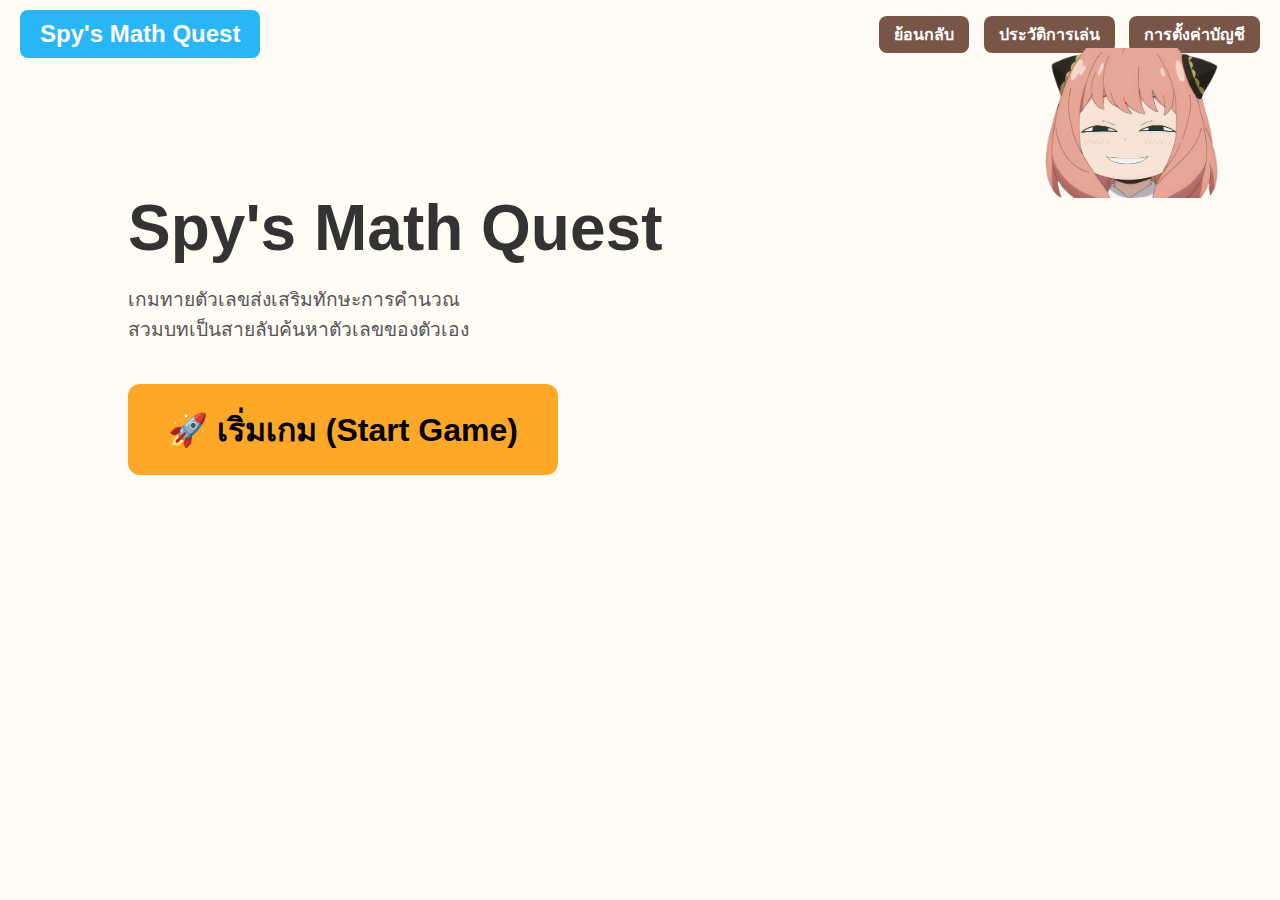
<file: Spy Math game/index.html>
<!DOCTYPE html>
<html lang="th">
<head>
    <meta charset="UTF-8">
    <meta name="viewport" content="width=device-width, initial-scale=1.0">
    <title>Spy's Math Quest</title>
    <link rel="stylesheet" href="style.css"> </head>
<body>

    <header>
        <div class="logo-title">Spy's Math Quest</div>
        <nav>
            <a href="#" class="nav-button">ย้อนกลับ</a>
            <a href="#" class="nav-button">ประวัติการเล่น</a>
            <a href="#" class="nav-button">การตั้งค่าบัญชี</a>
        </nav>
    </header>

    <main>
        <img src="images/spy-character.png" alt="Spy Character" class="spy-character">
        <div class="menu-content">
            <h1>Spy's Math Quest</h1>
            <p>เกมทายตัวเลขส่งเสริมทักษะการคำนวณ<br>สวมบทเป็นสายลับค้นหาตัวเลขของตัวเอง</p>
            
            <button id="startButton">🚀 เริ่มเกม (Start Game)</button>
        </div>
    </main>

    <script src="script.js"></script> 
</body>
</html>
</file>
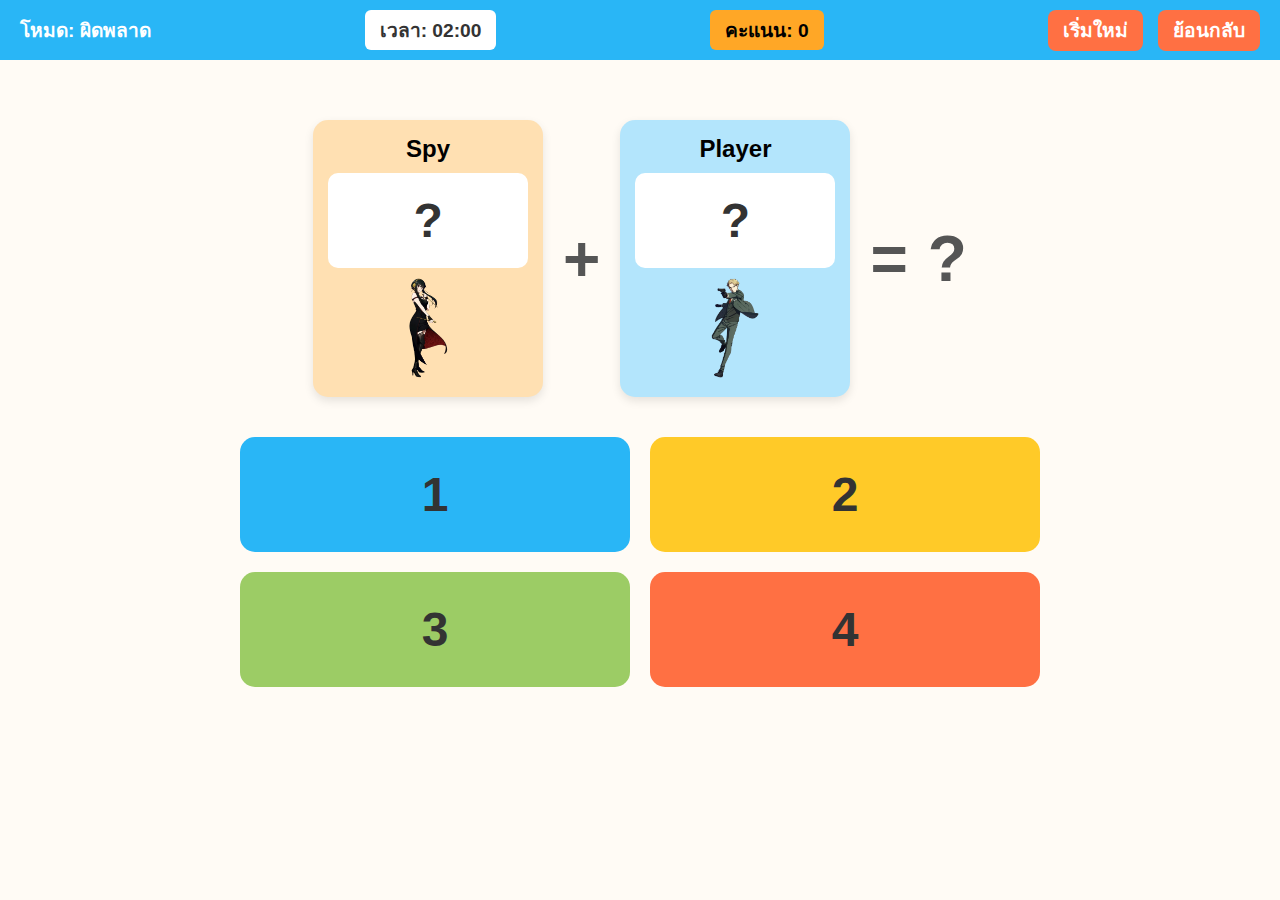
<file: Spy Math game/game.html>
<!DOCTYPE html>
<html lang="th">
<head>
    <meta charset="UTF-8">
    <meta name="viewport" content="width=device-width, initial-scale=1.0">
    <title>เล่นเกม - Spy's Math Quest</title>
    <link rel="stylesheet" href="style.css"> </head>
<body>

    <div class="game-info-bar">
        <div class="mode-display">
            โหมด: <span id="mode-text">กำลังโหลด...</span>
        </div>
        <div class="timer">
            เวลา: <span id="timer-display">02:00</span>
        </div>
        <div class="score">
            คะแนน: <span id="score-display">0</span>
        </div>
        <div class="game-controls">
            <a href="select-mode.html" class="nav-button">เริ่มใหม่</a>
            <a href="index.html" class="nav-button">ย้อนกลับ</a>
        </div>
    </div>

    <main class="game-container">
        <div class="problem-container">
            
            <div class="spy-card orange">
                <h3>Spy</h3>
                <div class="number-box" id="problem-num1">?</div>
                <img src="images/spy-orange.png" alt="Spy Orange" class="spy-avatar">
            </div>

            <div class="operator-display" id="problem-operator">+</div>

            <div class="spy-card blue">
                <h3>Player</h3>
                <div class="number-box" id="problem-num2">?</div>
                <img src="images/spy-blue.png" alt="Spy Blue" class="spy-avatar">
            </div>

            <div class="equals-sign">=</div>
            <div class="equals-sign">?</div> </div>

        <div class="answer-grid">
            <button class="answer-button" id="btn-0">1</button>
            <button class="answer-button" id="btn-1">2</button>
            <button class="answer-button" id="btn-2">3</button>
            <button class="answer-button" id="btn-3">4</button>
        </div>
    </main>

    <script src="game.js"></script>
</body>

</html>
</file>
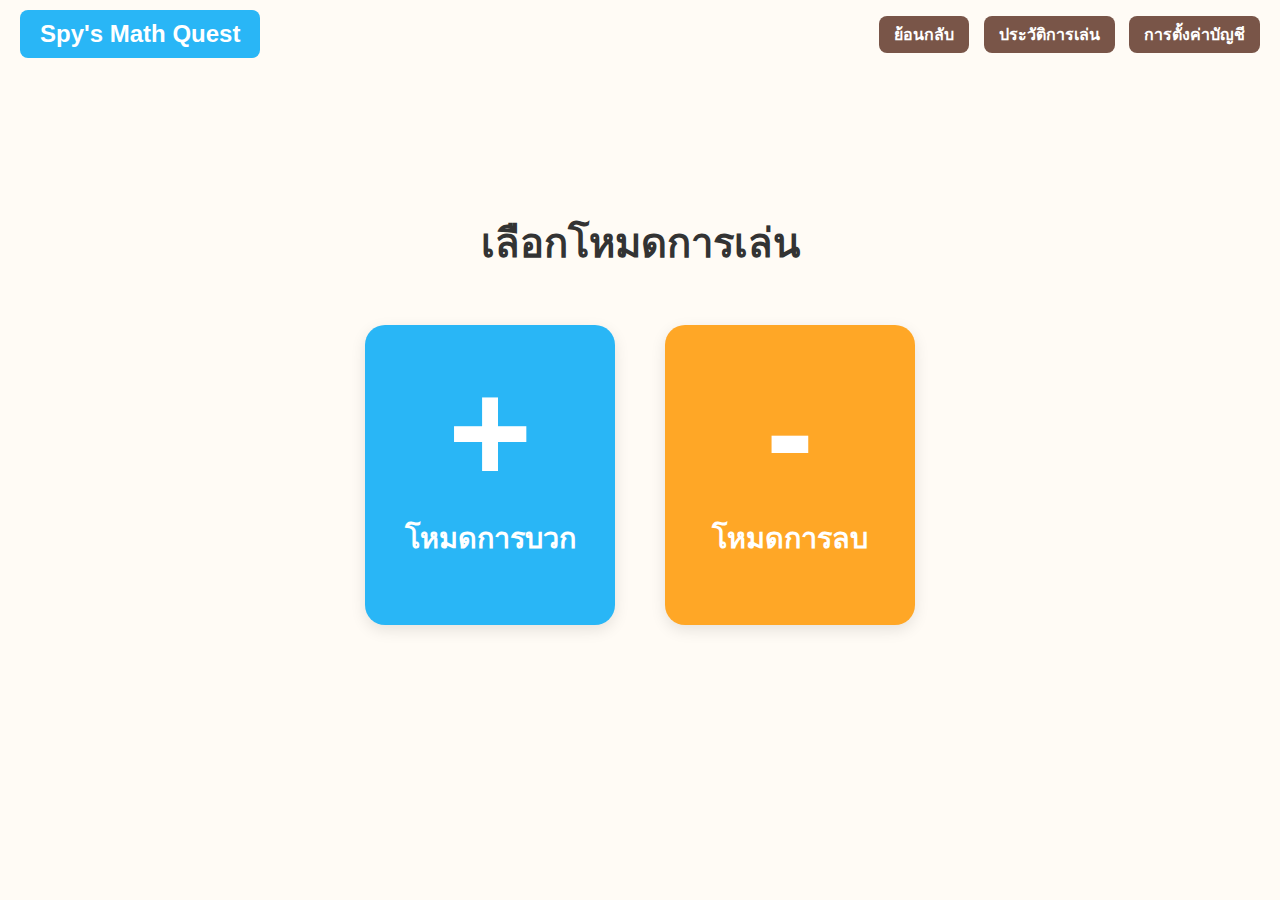
<file: Spy Math game/select-mode.html>
<!DOCTYPE html>
<html lang="th">
<head>
    <meta charset="UTF-8">
    <meta name="viewport" content="width=device-width, initial-scale=1.0">
    <title>เลือกโหมด - Spy's Math Quest</title>
    <link rel="stylesheet" href="style.css"> 
</head>
<body>

    <header>
        <div class="logo-title">Spy's Math Quest</div>
        <nav>
            <a href="index.html" class="nav-button">ย้อนกลับ</a> <a href="#" class="nav-button">ประวัติการเล่น</a>
            <a href="#" class="nav-button">การตั้งค่าบัญชี</a>
        </nav>
    </header>

    <main>
        <div class="mode-selection-container">
            <h2>เลือกโหมดการเล่น</h2>
            
            <div class="mode-buttons">
                <a href="game.html?mode=add" class="mode-button add">
                    <div class="icon">+</div>
                    <h3>โหมดการบวก</h3>
                </a>

                <a href="game.html?mode=subtract" class="mode-button subtract">
                    <div class="icon">-</div>
                    <h3>โหมดการลบ</h3>
                </a>
            </div>

        </div>
    </main>
    
</body>
</html>
</file>
<file: Spy Math game/style.css>
/* --- การตั้งค่าทั่วไป --- */
body {
    font-family: Arial, sans-serif; /* หรือฟอนต์ที่คล้ายในเกม */
    background-color: #FFFBF5;     /* สีครีมอ่อนๆ */
    margin: 0;
    padding: 0;
    overflow-x: hidden; /* ป้องกันการเลื่อนซ้าย-ขวา */
}

/* --- ส่วนที่ 1: แถบเมนูด้านบน (Header) --- */
header {
    display: flex;
    justify-content: space-between; /* จัดซ้าย-ขวา */
    align-items: center;
    padding: 10px 20px;
}

.logo-title {
    background-color: #29B6F6; /* สีฟ้า */
    color: white;
    padding: 10px 20px;
    font-size: 1.5em;
    font-weight: bold;
    border-radius: 8px;
}

.nav-button {
    background-color: #795548; /* สีน้ำตาลเข้ม */
    color: white;
    text-decoration: none;
    padding: 10px 15px;
    margin-left: 10px;
    border-radius: 8px;
    font-weight: bold;
}

/* --- ส่วนที่ 2: เนื้อหาหลัก (Main Content) --- */
main {
    position: relative; /* ตั้งค่านี้เพื่อให้ตัวละครลอยได้ */
    padding-top: 50px;
}

.spy-character {
    position: absolute;
    top: -20px; /* ปรับตำแหน่งให้โผล่มาพอดีๆ */
    right: 50px; /* ชิดขวา */
    width: 200px; /* ปรับขนาดตามความเหมาะสม */
    z-index: 1;   /* ให้ตัวละครอยู่บน */
}

.menu-content {
    position: relative;
    text-align: left; /* จัดข้อความชิดซ้าย */
    padding-left: 10%; /* ดันข้อความเข้ามา */
    padding-top: 30px;
    z-index: 2; /* ให้ข้อความอยู่บนตัวละคร */
}

.menu-content h1 {
    font-size: 4em; /* ขนาดใหญ่ */
    color: #333;
    margin-bottom: 10px;
}

.menu-content p {
    font-size: 1.2em;
    color: #555;
    margin-bottom: 40px;
}

/* --- ส่วนที่ 3: ปุ่มเริ่มเกม --- */
#startButton {
    background-color: #FFA726; /* สีส้ม */
    color: black; /* สีตัวอักษรบนปุ่ม */
    font-size: 2em;
    font-weight: bold;
    padding: 20px 40px;
    border: none;
    border-radius: 12px;
    cursor: pointer;
    transition: background-color 0.3s; /* เอฟเฟกต์ตอนเอาเมาส์ชี้ */
}

#startButton:hover {
    background-color: #FB8C00; /* สีส้มเข้มขึ้น */
}

/* --- สไตล์สำหรับหน้าเลือกโหมด (Step 2) --- */

.mode-selection-container {
    text-align: center;
    padding: 60px 20px;
}

.mode-selection-container h2 {
    font-size: 2.5em; /* ขนาดตัวอักษรหัวข้อ */
    color: #333;
    margin-bottom: 50px;
}

.mode-buttons {
    display: flex;
    justify-content: center; /* จัดปุ่มให้อยู่กลางจอ */
    align-items: center;
    gap: 50px; /* ระยะห่างระหว่าง 2 ปุ่ม */
    flex-wrap: wrap; /* ถ้าจอมือถือ ให้ปุ่มตกลงมา */
}

.mode-button {
    width: 250px;
    height: 300px;
    border-radius: 20px;
    display: flex;
    flex-direction: column; /* จัดไอคอนกับข้อความแนวตั้ง */
    justify-content: center;
    align-items: center;
    text-decoration: none; /* ลบขีดเส้นใต้ของลิงก์ */
    color: white;
    font-weight: bold;
    cursor: pointer;
    box-shadow: 0 5px 15px rgba(0,0,0,0.1);
    transition: transform 0.2s ease-in-out, box-shadow 0.2s;
}

.mode-button:hover {
    transform: scale(1.05); /* ขยายปุ่มเล็กน้อยเมื่อเมาส์ชี้ */
    box-shadow: 0 8px 20px rgba(0,0,0,0.2);
}

.mode-button .icon {
    font-size: 9em;  /* ขนาดไอคอน + หรือ - */
    font-weight: bold;
    line-height: 1; /* ปรับระยะบรรทัด */
}

.mode-button h3 {
    font-size: 1.8em;
    margin-top: 10px;
}

/* --- กำหนดสีปุ่ม (อ้างอิงจากรูปที่ 3) --- */
.mode-button.add {
    background-color: #29B6F6; /* สีฟ้า */
}

.mode-button.subtract {
    background-color: #FFA726; /* สีส้ม/เหลือง */
}

/* --- สไตล์สำหรับหน้าเล่นเกม (Step 3) --- */

/* แถบข้อมูลด้านบน */
.game-info-bar {
    display: flex;
    justify-content: space-between;
    align-items: center;
    background-color: #29B6F6; /* สีฟ้า */
    color: white;
    padding: 10px 20px;
    font-size: 1.2em;
    font-weight: bold;
}

.game-info-bar .timer {
    background-color: white;
    color: #333;
    padding: 5px 15px;
    border-radius: 6px;
}

.game-info-bar .score {
    background-color: #FFA726; /* สีส้ม */
    color: black;
    padding: 5px 15px;
    border-radius: 6px;
}

.game-info-bar .game-controls .nav-button {
    background-color: #FF7043; /* สีส้มแดง */
}

/* ส่วนของโจทย์ */
.game-container {
    padding: 20px;
}

.problem-container {
    display: flex;
    justify-content: center;
    align-items: center;
    gap: 20px; /* ระยะห่างระหว่างการ์ด */
    margin: 40px auto;
}

.spy-card {
    width: 200px;
    padding: 15px;
    border-radius: 15px;
    text-align: center;
    box-shadow: 0 4px 10px rgba(0,0,0,0.1);
}

.spy-card.orange { background-color: #FFE0B2; /* สีส้มอ่อน */ }
.spy-card.blue { background-color: #B3E5FC; /* สีฟ้าอ่อน */ }

.spy-card h3 {
    margin: 0 0 10px 0;
    font-size: 1.5em;
}

.spy-card .number-box {
    background-color: white;
    border-radius: 10px;
    padding: 20px;
    font-size: 3em;
    font-weight: bold;
    color: #333;
    margin-bottom: 10px;
}

.spy-card .spy-avatar {
    width: 100px;
    height: 100px;
    object-fit: contain; /* กันรูปบี้ */
}

.operator-display, .equals-sign {
    font-size: 4em;
    font-weight: bold;
    color: #555;
}

/* ส่วนปุ่มคำตอบ */
.answer-grid {
    display: grid;
    grid-template-columns: 1fr 1fr; /* 2 คอลัมน์ */
    gap: 20px;
    max-width: 800px;
    margin: 30px auto;
}

.answer-button {
    padding: 30px;
    font-size: 3em;
    font-weight: bold;
    color: #333;
    border: none;
    border-radius: 15px;
    cursor: pointer;
    transition: transform 0.2s, background-color 0.2s;
}

.answer-button:hover {
    transform: scale(1.03);
}

/* สีปุ่ม 4 สี (อ้างอิงจากรูป) */
.answer-button:nth-child(1) { background-color: #29B6F6; } /* ฟ้า */
.answer-button:nth-child(2) { background-color: #FFCA28; } /* เหลือง */
.answer-button:nth-child(3) { background-color: #9CCC65; } /* เขียว */
.answer-button:nth-child(4) { background-color: #FF7043; } /* ส้มแดง */
</file>
